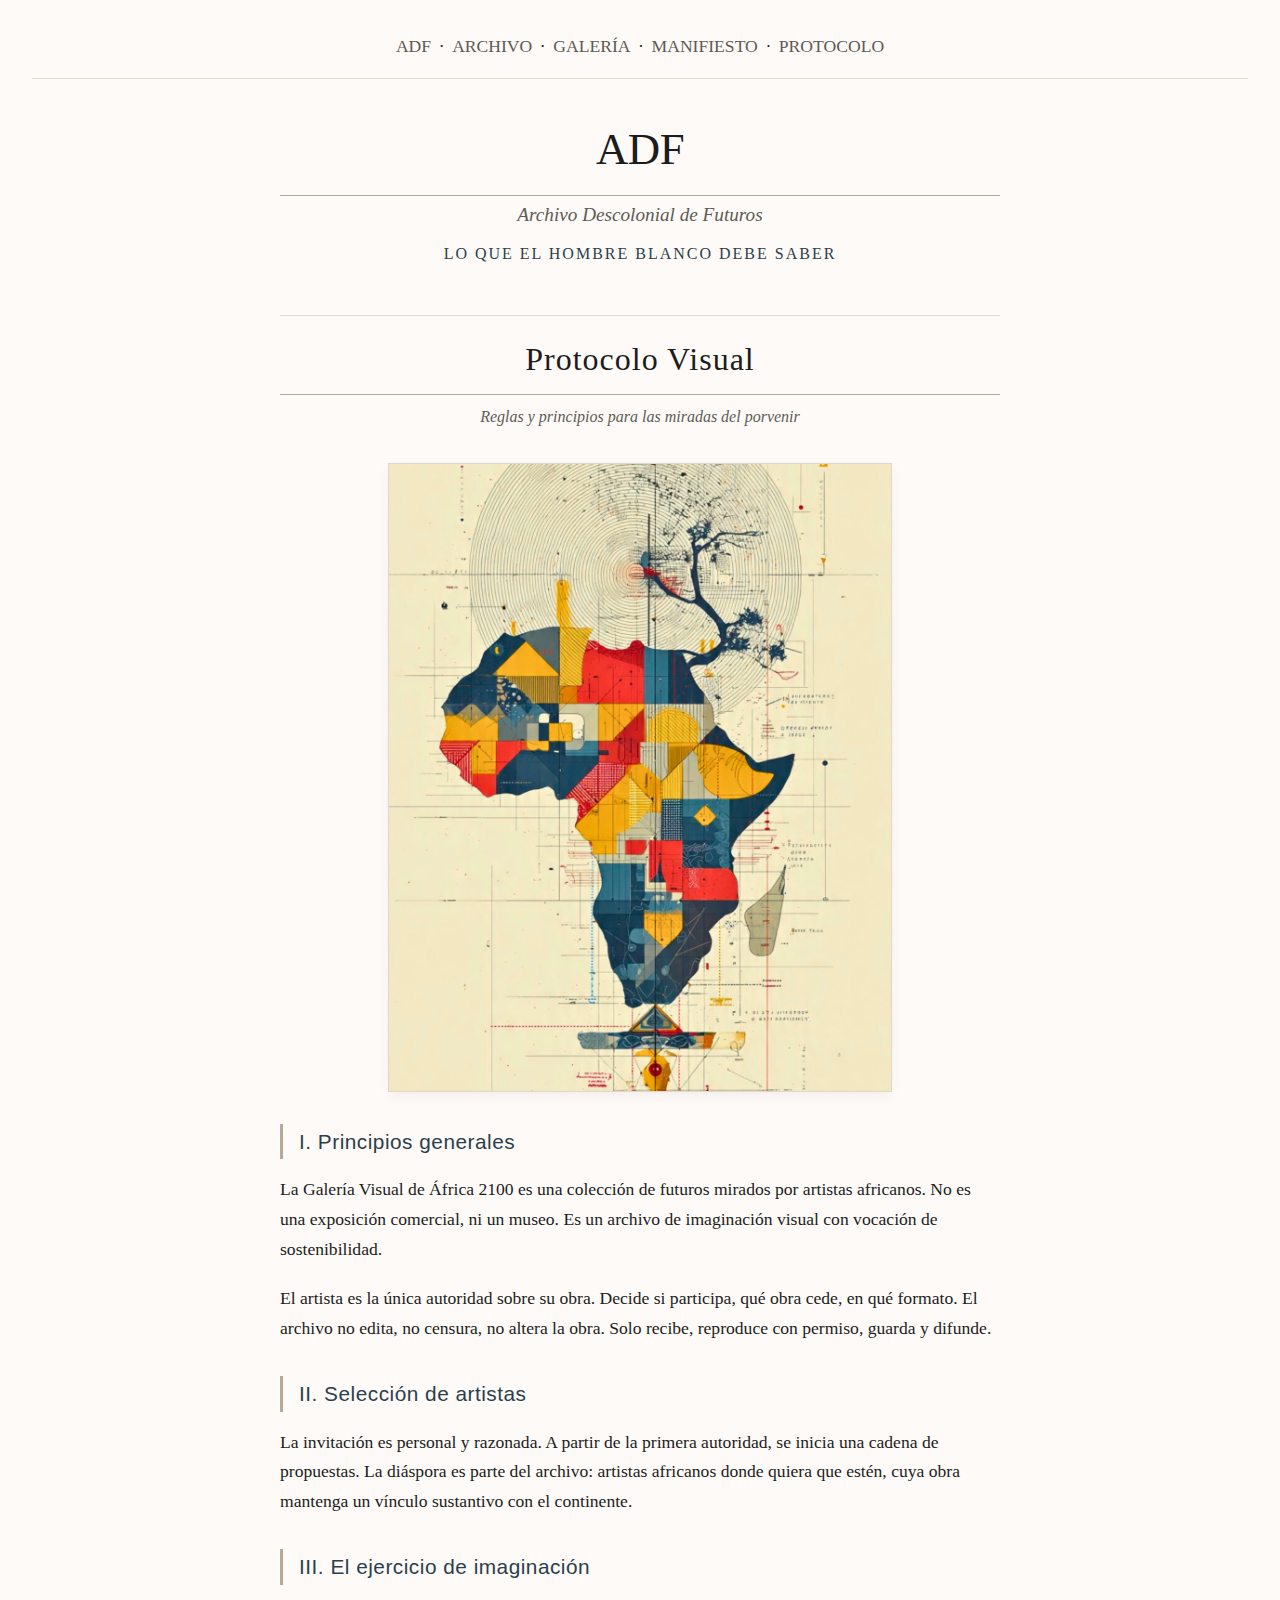
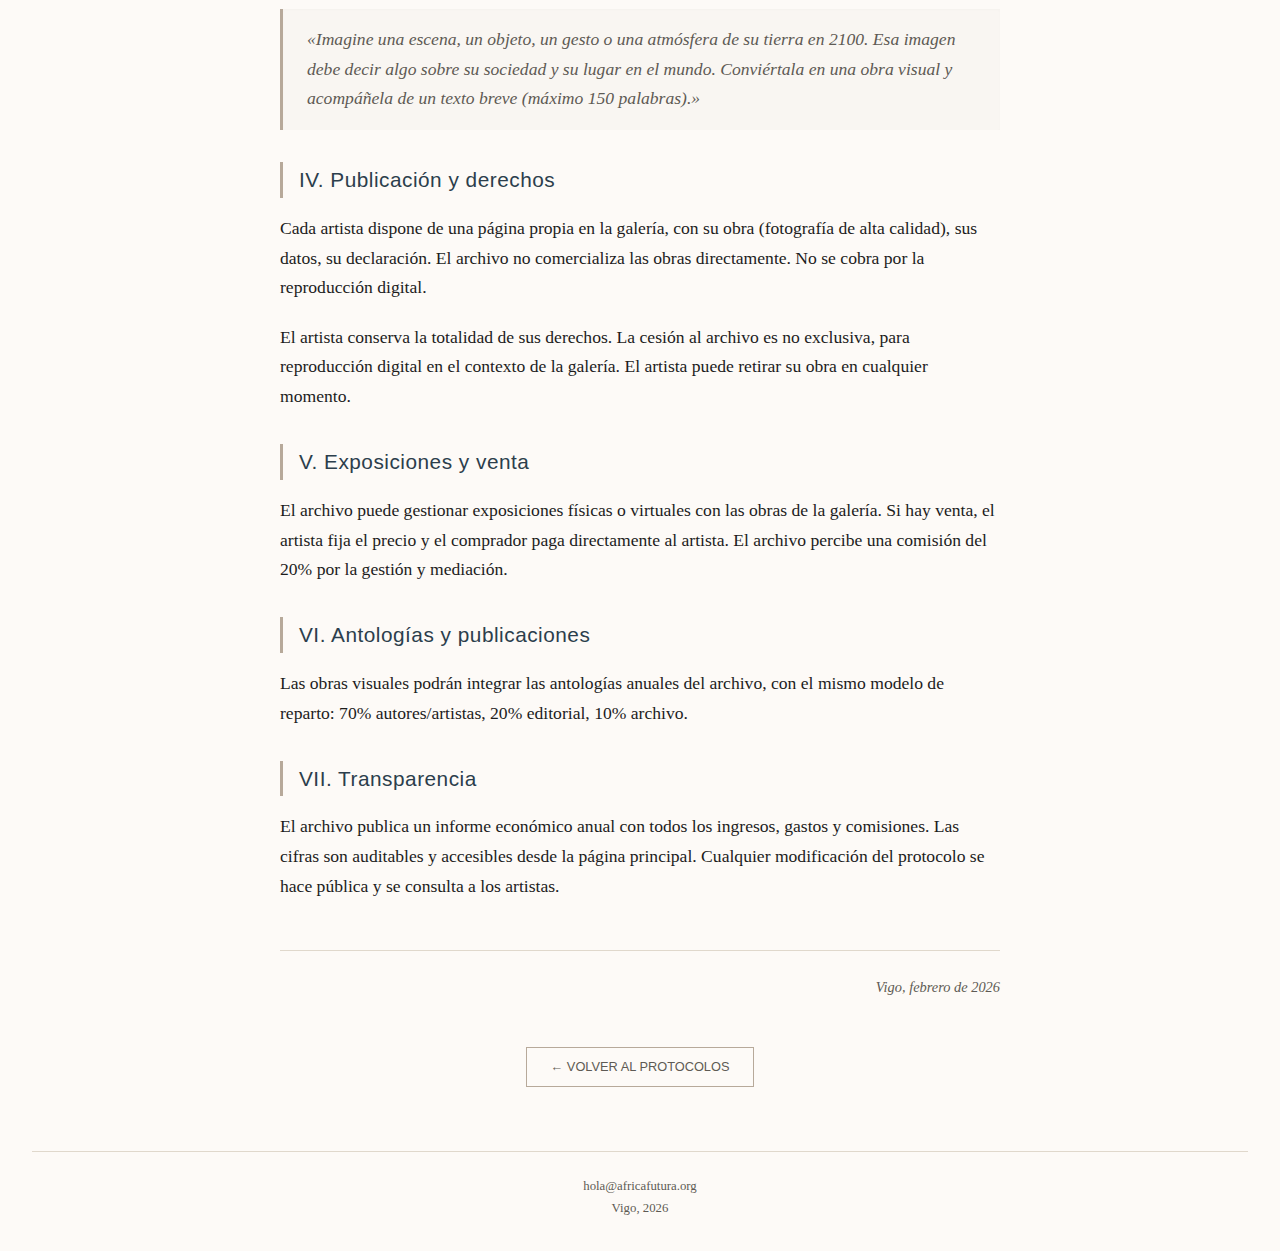
<file: protocolo-visual.html>
<!DOCTYPE html>
<html lang="es">

<head>
    <meta charset="UTF-8">
    <meta name="viewport" content="width=device-width, initial-scale=1.0">
    <title>Protocolo Visual · ADF</title>
    <link rel="stylesheet" href="CSS/estilo.css">
</head>

<body>
    <!-- HEADER -->
    <header class="nav">
        <nav>
            <a href="index.html">ADF</a> ·
            <a href="archivo.html">ARCHIVO</a> ·
            <a href="galeria.html">GALERÍA</a> ·
            <a href="manifiesto.html">MANIFIESTO</a> ·
            <a href="protocolo.html">PROTOCOLO</a>
        </nav>
    </header>

    <div class="contenedor">
        <!-- TÍTULOS PRINCIPALES (CENTRADOS) -->
        <h1>ADF</h1>
        <p class="subtitulo">Archivo Descolonial de Futuros</p>
        <p class="titulo">lo que el hombre blanco debe saber</p>

        <!-- CONTENIDO DEL PROTOCOLO VISUAL -->
        <div class="protocolo">
            <h2>Protocolo Visual</h2>
            <p class="subtitulo-protocolo">Reglas y principios para las miradas del porvenir</p>

            <!-- FOTO OPCIONAL (CENTRADA) -->
            <div class="foto-protocolo">
                <img src="fotos/fotos_protocolo/archivo protocolo visual.PNG" alt="Protocolo Visual">
            </div>

            <h3>I. Principios generales</h3>
            <p>La Galería Visual de África 2100 es una colección de futuros mirados por artistas africanos. No es una
                exposición comercial, ni un museo. Es un archivo de imaginación visual con vocación de sostenibilidad.
            </p>
            <p>El artista es la única autoridad sobre su obra. Decide si participa, qué obra cede, en qué formato. El
                archivo no edita, no censura, no altera la obra. Solo recibe, reproduce con permiso, guarda y difunde.
            </p>

            <h3>II. Selección de artistas</h3>
            <p>La invitación es personal y razonada. A partir de la primera autoridad, se inicia una cadena de
                propuestas. La diáspora es parte del archivo: artistas africanos donde quiera que estén, cuya obra
                mantenga un vínculo sustantivo con el continente.</p>

            <h3>III. El ejercicio de imaginación</h3>
            <p class="cita">«Imagine una escena, un objeto, un gesto o una atmósfera de su tierra en 2100. Esa imagen
                debe decir algo sobre su sociedad y su lugar en el mundo. Conviértala en una obra visual y acompáñela de
                un texto breve (máximo 150 palabras).»</p>

            <h3>IV. Publicación y derechos</h3>
            <p>Cada artista dispone de una página propia en la galería, con su obra (fotografía de alta calidad), sus
                datos, su declaración. El archivo no comercializa las obras directamente. No se cobra por la
                reproducción digital.</p>
            <p>El artista conserva la totalidad de sus derechos. La cesión al archivo es no exclusiva, para reproducción
                digital en el contexto de la galería. El artista puede retirar su obra en cualquier momento.</p>

            <h3>V. Exposiciones y venta</h3>
            <p>El archivo puede gestionar exposiciones físicas o virtuales con las obras de la galería. Si hay venta, el
                artista fija el precio y el comprador paga directamente al artista. El archivo percibe una comisión del
                20% por la gestión y mediación.</p>

            <h3>VI. Antologías y publicaciones</h3>
            <p>Las obras visuales podrán integrar las antologías anuales del archivo, con el mismo modelo de reparto:
                70% autores/artistas, 20% editorial, 10% archivo.</p>

            <h3>VII. Transparencia</h3>
            <p>El archivo publica un informe económico anual con todos los ingresos, gastos y comisiones. Las cifras son
                auditables y accesibles desde la página principal. Cualquier modificación del protocolo se hace pública
                y se consulta a los artistas.</p>

            <p class="firma">Vigo, febrero de 2026</p>
        </div>

        <!-- ENLACE PARA VOLVER A LA GALERÍA -->
        <div class="volver">
            <a href="../protocolo.html" class="btn-volver">← VOLVER AL PROTOCOLOS</a>
        </div>
    </div>

    <!-- FOOTER -->
    <footer class="footer">
        <p><a href="mailto:hola@africafutura.org">hola@africafutura.org</a></p>
        <p>Vigo, 2026</p>
    </footer>
</body>

</html>
</file>
<file: CSS/estilo.css>
/* ESTILO GENERAL - ÁFRICA FUTURA */
/* Archivo Descolonial de Futuros - Lo que el hombre blanco debe saber */

* {
    margin: 0;
    padding: 0;
    box-sizing: border-box;
}

body {
    background-color: #FDFAF7;
    color: #1C1C1C;
    font-family: 'Georgia', 'Times New Roman', serif;
    line-height: 1.7;
    font-size: 1.1rem;
    padding: 2rem;
}

.contenedor {
    max-width: 720px;
    margin: 0 auto;
}

/* TÍTULOS - TRES NIVELES */
h1 {
    font-size: 2.8rem;
    font-weight: 400;
    letter-spacing: -0.5px;
    margin-bottom: 0.2rem;
    border-bottom: 1px solid #B7A99A;
    padding-bottom: 0.5rem;
    text-align: center;
}

.subtitulo {
    font-size: 1.2rem;
    font-style: italic;
    color: #5E5A54;
    margin-bottom: 0.5rem;
    text-align: center;
}

.titulo {
    font-size: 1rem;
    text-transform: uppercase;
    letter-spacing: 2px;
    color: #2C3E4C;
    margin-bottom: 3rem;
    text-align: center;
}

/* RESUMEN EJECUTIVO */
.resumen {
    margin-bottom: 3rem;
    text-align: center;
}

.resumen p {
    margin-bottom: 0.5rem;
}

/* TARJETAS DE ACCESO (MANIFIESTO, PROTOCOLO, ARCHIVO, GALERÍA) */
.tarjetas {
    display: grid;
    grid-template-columns: repeat(4, 1fr);
    gap: 1.5rem;
    margin: 3rem 0;
}

.tarjeta {
    display: block;
    text-decoration: none;
    color: inherit;
    background: white;
    border: 1px solid #E0D8CC;
    transition: transform 0.3s ease, box-shadow 0.3s ease;
    position: relative;
    top: 0;
}

.tarjeta:hover {
    transform: translateY(-5px);
    box-shadow: 0 10px 20px rgba(0, 0, 0, 0.1);
    border-color: #B7A99A;
}

.tarjeta-imagen {
    width: 100%;
    aspect-ratio: 4 / 3;
    background-size: cover;
    background-position: center;
    background-color: #F0E8DD;
}

.tarjeta-titulo {
    padding: 0.8rem;
    text-align: center;
    font-family: 'Inter', 'Helvetica Neue', sans-serif;
    font-size: 0.9rem;
    font-weight: 500;
    text-transform: uppercase;
    letter-spacing: 2px;
    border-top: 1px solid #E0D8CC;
}

/* FORMULARIO DE CONTACTO */
.formulario {
    margin: 4rem 0;
    border-top: 1px solid #E0D8CC;
    padding-top: 2rem;
}

.formulario h3 {
    font-family: 'Inter', 'Helvetica Neue', sans-serif;
    font-size: 0.8rem;
    text-transform: uppercase;
    letter-spacing: 2px;
    color: #2C3E4C;
    margin-bottom: 0.5rem;
}

.formulario p {
    font-size: 0.9rem;
    color: #5E5A54;
    margin-bottom: 1.5rem;
}

.formulario input,
.formulario textarea {
    width: 100%;
    padding: 0.8rem;
    margin-bottom: 1rem;
    border: 1px solid #010100;
    background: white;
    font-family: 'Georgia', serif;
    font-size: 0.95rem;
    border-radius: 0;
    -webkit-appearance: none;
}

.formulario input:focus,
.formulario textarea:focus {
    outline: none;
    border-color: #2C3E4C;
}

.formulario button {
    background: none;
    border: 1px solid #2C3E4C;
    color: #2C3E4C;
    padding: 0.6rem 1.8rem;
    font-family: 'Inter', 'Helvetica Neue', sans-serif;
    font-size: 0.8rem;
    font-weight: 500;
    text-transform: uppercase;
    letter-spacing: 2px;
    cursor: pointer;
    transition: 0.2s;
}

.formulario button:hover {
    background: #2C3E4C;
    color: white;
}

/* CONTADOR DE VOCES */
.contador {
    margin: 2rem 0;
    font-size: 0.9rem;
    color: #5E5A54;
    text-align: center;
}

/* PIE DE PÁGINA */
.footer {
    margin-top: 4rem;
    text-align: center;
    border-top: 1px solid #E0D8CC;
    padding-top: 1.5rem;
    font-size: 0.8rem;
    color: #5E5A54;
}

.footer a {
    color: #5E5A54;
    text-decoration: none;
    border-bottom: 1px solid transparent;
}

.footer a:hover {
    border-bottom-color: #0b0602;
}

/* RESPONSIVE - MÓVILES Y TABLETS */
@media (max-width: 600px) {
    body {
        padding: 1rem;
    }

    h1 {
        font-size: 2.2rem;
    }

    .tarjetas {
        grid-template-columns: repeat(2, 1fr);
        gap: 1rem;
    }
}

/* SECCIÓN DE NOVEDADES */
.novedades {
    margin: 2rem 0 3rem 0;
    border-top: 1px solid #080502;
    padding-top: 2rem;
}

.novedades h3 {
    font-family: 'Inter', 'Helvetica Neue', sans-serif;
    font-size: 0.7rem;
    text-transform: uppercase;
    letter-spacing: 3px;
    color: #5E5A54;
    margin-bottom: 1rem;
}

/* La tarjeta de novedades puede ser igual a las otras */
/* pero le damos un borde distintivo o un color sutil */
.tarjeta.novedad {
    border: 1px solid #080200;
    /* un poco más oscuro */
}

.tarjeta.novedad .tarjeta-titulo {
    background-color: #f6f5f5;
    /* un fondo muy sutil */
}

.tarjeta.novedad .tarjeta-titulo .nombre {
    font-weight: 600;
    color: #2C3E4C;
}

.tarjeta.novedad .tarjeta-titulo .obra {
    font-weight: 400;
    font-style: italic;
    font-size: 0.8rem;
    color: #5E5A54;
}

/* ESTILOS PARA LA IMAGEN DE LAS TARJETAS */
.tarjeta-imagen {
    width: 100%;
    /* Ocupa todo el ancho de la tarjeta */
    aspect-ratio: 4 / 3;
    /* Proporción: más ancha que alta */
    background-size: cover;
    /* La imagen llena el cuadro (puedes cambiarlo después) */
    background-position: center;
    /* Centrada */
    background-color: #e3e2e2;
    /* Color de fondo mientras carga */
}

/* VERSIÓN ESPECIAL PARA LA IMAGEN DE NOVEDADES (VERTICAL) */
.novedad-imagen {
    background-size: contain !important;
    /* Imagen completa, con espacios */
    background-repeat: no-repeat !important;
    background-position: center;
    background-color: #ca3504;
    /* Fondo del color de la web */
}

/* PÁGINA DE MANIFIESTO */
.manifiesto {
    margin-top: 2rem;
    padding-top: 1rem;
    border-top: 1px solid #E0D8CC;
}

.manifiesto h2 {
    font-size: 2rem;
    font-weight: 400;
    margin-bottom: 2rem;
    letter-spacing: 1px;
    border-bottom: 1px solid #B7A99A;
    padding-bottom: 0.5rem;
    text-align: center;
}

.manifiesto h3 {
    font-size: 1.5rem;
    font-weight: 400;
    margin: 2rem 0 1rem;
    color: #2C3E4C;
}

.manifiesto p {
    margin-bottom: 1.5rem;
    line-height: 1.8;
}

.manifiesto p.cita {
    font-style: italic;
    border-left: 3px solid #B7A99A;
    padding-left: 1.5rem;
    margin: 1.5rem 0;
    color: #5E5A54;
}

.manifiesto hr {
    border: none;
    border-top: 1px solid #E0D8CC;
    margin: 2rem 0;
}

.manifiesto .firma {
    text-align: right;
    font-style: italic;
    color: #5E5A54;
}

/* HEADER (si no lo tenías) */
.nav {
    text-align: center;
    margin-bottom: 2rem;
    padding-bottom: 1rem;
    border-bottom: 1px solid #E0D8CC;
}

.nav a {
    text-decoration: none;
    color: #5E5A54;
    margin: 0 0.2rem;
}

.nav a:hover {
    color: #2C3E4C;
    border-bottom: 1px solid #2C3E4C;
}

/* BANNERS DENTRO DEL MANIFIESTO */
.banner-manifiesto {
    margin: 2.5rem 0;
    text-align: center;
    border-top: 1px solid #E0D8CC;
    border-bottom: 1px solid #E0D8CC;
    padding: 1.5rem 0;
    background-color: #F9F6F2;
    /* fondo muy sutil para destacar */
}

.banner-manifiesto img {
    max-width: 100%;
    height: auto;
    display: block;
    margin: 0 auto 1rem auto;
    border: 1px solid #E0D8CC;
    box-shadow: 0 4px 12px rgba(0, 0, 0, 0.05);
}

.banner-manifiesto .pie-imagen {
    font-size: 0.8rem;
    color: #5E5A54;
    font-style: italic;
    margin: 0;
    letter-spacing: 0.3px;
}

/* Para pantallas pequeñas */
@media (max-width: 600px) {
    .banner-manifiesto {
        margin: 1.5rem 0;
        padding: 1rem 0;
    }
}

/* PÁGINA DE PROTOCOLOS (INDEX) */
.presentacion-protocolos {
    margin: 2rem 0 3rem 0;
    text-align: center;
    border-top: 1px solid #E0D8CC;
    padding-top: 2rem;
}

.presentacion-protocolos h2 {
    font-size: 1.8rem;
    font-weight: 400;
    margin-bottom: 1rem;
    color: #2C3E4C;
}

.presentacion-protocolos p {
    max-width: 600px;
    margin: 0 auto 1rem auto;
    color: #5E5A54;
    font-size: 1rem;
    line-height: 1.6;
}

/* GRID DE TARJETAS DE PROTOCOLOS */
.protocolos-grid {
    display: grid;
    grid-template-columns: 1fr 1fr;
    gap: 2rem;
    margin: 3rem 0;
}

/* TARJETA DE PROTOCOLO */
.tarjeta-protocolo {
    display: block;
    text-decoration: none;
    color: inherit;
    background: white;
    border: 1px solid #E0D8CC;
    transition: transform 0.3s ease, box-shadow 0.3s ease;
    position: relative;
    top: 0;
    overflow: hidden;
}

.tarjeta-protocolo:hover {
    transform: translateY(-5px);
    box-shadow: 0 10px 20px rgba(0, 0, 0, 0.1);
    border-color: #B7A99A;
}

.tarjeta-protocolo-imagen {
    width: 100%;
    height: 200px;
    background-size: cover;
    background-position: center;
    background-color: #F0E8DD;
    border-bottom: 1px solid #E0D8CC;
}

.tarjeta-protocolo-contenido {
    padding: 1.5rem;
}

.tarjeta-protocolo-contenido h3 {
    font-family: 'Inter', 'Helvetica Neue', sans-serif;
    font-size: 1rem;
    font-weight: 600;
    letter-spacing: 2px;
    margin-bottom: 1rem;
    color: #2C3E4C;
}

.tarjeta-protocolo-contenido p {
    font-size: 0.9rem;
    line-height: 1.6;
    color: #5E5A54;
    margin-bottom: 1.5rem;
}

.boton-protocolo {
    display: inline-block;
    font-family: 'Inter', 'Helvetica Neue', sans-serif;
    font-size: 0.8rem;
    font-weight: 500;
    letter-spacing: 1px;
    color: #2C3E4C;
    border-bottom: 1px solid #B7A99A;
    padding-bottom: 0.2rem;
}

.tarjeta-protocolo:hover .boton-protocolo {
    color: #000;
    border-bottom-color: #2C3E4C;
}

/* RESPONSIVE */
@media (max-width: 600px) {
    .protocolos-grid {
        grid-template-columns: 1fr;
        gap: 1.5rem;
    }
}

/* ===== PÁGINAS DE PROTOCOLO ===== */
/* Estilos compartidos para protocolo-literario.html y protocolo-visual.html */

.protocolo {
    margin-top: 2rem;
    padding-top: 1rem;
    border-top: 1px solid #E0D8CC;
}

/* Título principal de la página */
.protocolo h2 {
    font-size: 2rem;
    font-weight: 400;
    margin-bottom: 0.5rem;
    letter-spacing: 1px;
    border-bottom: 1px solid #B7A99A;
    padding-bottom: 0.5rem;
    text-align: center;
    font-family: 'Georgia', 'Times New Roman', serif;
    color: #1C1C1C;
}

/* Subtítulo (debajo del h2) */
.protocolo .subtitulo-protocolo {
    font-size: 1rem;
    font-style: italic;
    color: #5E5A54;
    text-align: center;
    margin-bottom: 2rem;
    font-family: 'Georgia', 'Times New Roman', serif;
}

/* Títulos de cada sección (I, II, III...) */
.protocolo h3 {
    font-size: 1.3rem;
    font-weight: 400;
    margin: 2rem 0 1rem;
    color: #2C3E4C;
    border-left: 3px solid #B7A99A;
    padding-left: 1rem;
    font-family: 'Inter', 'Helvetica Neue', sans-serif;
    letter-spacing: 0.5px;
}

/* Párrafos normales */
.protocolo p {
    margin-bottom: 1.2rem;
    line-height: 1.7;
    font-family: 'Georgia', 'Times New Roman', serif;
    color: #1C1C1C;
}

/* Citas (el ejercicio de imaginación) */
.protocolo p.cita {
    font-style: italic;
    border-left: 3px solid #B7A99A;
    padding-left: 1.5rem;
    margin: 1.5rem 0;
    color: #5E5A54;
    background-color: #F9F6F2;
    padding: 1rem 1.5rem;
    font-family: 'Georgia', 'Times New Roman', serif;
    border-radius: 0;
    box-shadow: inset 0 1px 3px rgba(0, 0, 0, 0.02);
}

/* Firma al final */
.protocolo .firma {
    text-align: right;
    font-style: italic;
    color: #5E5A54;
    margin-top: 3rem;
    font-size: 0.9rem;
    border-top: 1px solid #E0D8CC;
    padding-top: 1.5rem;
}

/* Banner opcional dentro del protocolo */
.foto-protocolo {
    margin: 2rem 0;
    text-align: center;
}

.foto-protocolo img {
    width: 70%;
    max-width: 100%;
    height: auto;
    border: 1px solid #E0D8CC;
    box-shadow: 0 4px 12px rgba(0, 0, 0, 0.05);
    display: block;
    margin: auto;
}

/* Separador fino (opcional, si quieres usarlo) */
.protocolo hr {
    border: none;
    border-top: 1px solid #E0D8CC;
    margin: 2rem 0;
}

/* Responsive para móviles */
@media (max-width: 600px) {
    .protocolo h2 {
        font-size: 1.6rem;
    }

    .protocolo h3 {
        font-size: 1.2rem;
        padding-left: 0.8rem;
    }

    .protocolo p.cita {
        padding: 0.8rem 1rem;
        margin: 1rem 0;
    }
}

/* ===== GALERÍA DE AUTORES ===== */

/* Introducción */
.intro-galeria {
    margin: 2rem 0 3rem 0;
    text-align: center;
    max-width: 600px;
    margin-left: auto;
    margin-right: auto;
    color: #5E5A54;
    font-style: italic;
    border-top: 1px solid #E0D8CC;
    padding-top: 2rem;
}

/* Grid de autores */
.grid-autores {
    display: grid;
    grid-template-columns: repeat(3, 1fr);
    gap: 2rem;
    margin: 2rem 0;
}

/* Tarjeta de autor */
.tarjeta-autor {
    display: block;
    text-decoration: none;
    color: inherit;
    background: white;
    border: 1px solid #E0D8CC;
    transition: transform 0.3s ease, box-shadow 0.3s ease;
    text-align: center;
    padding: 1.5rem 1rem;
}

.tarjeta-autor:hover {
    transform: translateY(-5px);
    box-shadow: 0 10px 20px rgba(0, 0, 0, 0.1);
    border-color: #B7A99A;
}

/* Foto del autor */
.foto-autor {
    width: 150px;
    height: 150px;
    margin: 0 auto 1rem auto;
    border-radius: 50%;
    overflow: hidden;
    border: 2px solid #E0D8CC;
}

.foto-autor img {
    width: 100%;
    height: 100%;
    object-fit: cover;
    display: block;
}

/* Placeholder (autores futuros) */
.tarjeta-autor.placeholder .foto-autor {
    background-color: #F0E8DD;
    border: 2px dashed #B7A99A;
}

.tarjeta-autor.placeholder .foto-autor img {
    opacity: 0.3;
}

/* Información del autor */
.info-autor h3 {
    font-size: 1.1rem;
    margin-bottom: 0.3rem;
    font-weight: 500;
    color: #2C3E4C;
}

.info-autor .pais {
    font-size: 0.9rem;
    color: #5E5A54;
    margin-bottom: 0.2rem;
}

.info-autor .anio {
    font-size: 0.8rem;
    color: #B7A99A;
    font-style: italic;
}

/* Pie de galería */
.pie-galeria {
    margin: 3rem 0;
    text-align: center;
    color: #5E5A54;
    font-style: italic;
    border-top: 1px solid #E0D8CC;
    padding-top: 2rem;
}

/* Responsive */
@media (max-width: 800px) {
    .grid-autores {
        grid-template-columns: repeat(2, 1fr);
        gap: 1.5rem;
    }
}

@media (max-width: 500px) {
    .grid-autores {
        grid-template-columns: 1fr;
    }

    .foto-autor {
        width: 120px;
        height: 120px;
    }
}

/* ===== GALERÍA VISUAL ===== */
.intro-galeria {
    margin: 2rem 0 3rem 0;
    text-align: center;
    max-width: 600px;
    margin-left: auto;
    margin-right: auto;
    color: #5E5A54;
    font-style: italic;
    border-top: 1px solid #E0D8CC;
    padding-top: 2rem;
}

.pie-galeria {
    margin: 3rem 0;
    text-align: center;
    color: #5E5A54;
    font-style: italic;
    border-top: 1px solid #E0D8CC;
    padding-top: 2rem;
}

/* ===== PÁGINA INDIVIDUAL DE ARTISTA VISUAL ===== */

/* Foto del artista (retrato) */
.foto-artista-individual {
    margin: 2rem auto 1.5rem auto;
    text-align: center;
    max-width: 250px;
}

.foto-artista-individual img {
    width: 100%;
    height: auto;
    border-radius: 50%;
    border: 2px solid #E0D8CC;
    box-shadow: 0 4px 12px rgba(0, 0, 0, 0.05);
}

/* Nombre y país */
.nombre-artista {
    font-size: 2rem;
    font-weight: 400;
    text-align: center;
    margin-bottom: 0.3rem;
    color: #1C1C1C;
}

.pais-artista {
    text-align: center;
    font-size: 1rem;
    color: #5E5A54;
    font-style: italic;
    margin-bottom: 2rem;
    border-bottom: 1px solid #E0D8CC;
    padding-bottom: 1rem;
}

/* Frase / declaración del artista */
.frase-artista {
    max-width: 600px;
    margin: 2rem auto;
    text-align: center;
    font-size: 1.1rem;
    font-style: italic;
    color: #2C3E4C;
    border-top: 1px solid #E0D8CC;
    border-bottom: 1px solid #E0D8CC;
    padding: 1.5rem 0;
}

/* Biografía */
.bio-artista {
    margin: 2rem 0;
}

.bio-artista h3 {
    font-size: 1.3rem;
    font-weight: 400;
    margin-bottom: 1rem;
    color: #2C3E4C;
    border-left: 3px solid #B7A99A;
    padding-left: 1rem;
}

.bio-artista p {
    margin-bottom: 1rem;
    line-height: 1.7;
}

/* Sección de obras */
.obras-artista {
    margin: 3rem 0;
    border-top: 1px solid #E0D8CC;
    padding-top: 2rem;
}

.obras-artista h3 {
    font-size: 1.3rem;
    font-weight: 400;
    margin-bottom: 1.5rem;
    color: #2C3E4C;
}

.obra-item {
    background-color: #F9F6F2;
    padding: 1.5rem;
    margin-bottom: 2rem;
    border: 1px solid #E0D8CC;
}

.obra-item h4 {
    font-size: 1.2rem;
    margin-bottom: 0.3rem;
    color: #1C1C1C;
}

.obra-metadata {
    font-size: 0.9rem;
    color: #5E5A54;
    font-style: italic;
    margin-bottom: 1rem;
    border-bottom: 1px solid #E0D8CC;
    padding-bottom: 0.5rem;
}

.obra-imagen {
    width: 100%;
    height: 250px;
    overflow: hidden;
    margin: 1rem 0;
    border: 1px solid #E0D8CC;
    box-shadow: 0 4px 12px rgba (0, 0, 0, 0.05);
    text-align: center;
}

.obra-imagen img {
    width: 100%;
    height: 100%;
    object-fit: cover;
    object-position: center;
    display: block;
}

.obra-descripcion {
    font-size: 0.95rem;
    color: #5E5A54;
    margin-bottom: 1rem;
    line-height: 1.6;
}

.obra-acciones {
    display: flex;
    gap: 1rem;
    flex-wrap: wrap;
    justify-content: center;
    margin-top: 1rem;
}

.boton-obra {
    display: inline-block;
    padding: 0.5rem 1.2rem;
    background-color: transparent;
    border: 1px solid #2C3E4C;
    color: #2C3E4C;
    font-family: 'Inter', sans-serif;
    font-size: 0.7rem;
    font-weight: 500;
    text-transform: uppercase;
    letter-spacing: 1px;
    text-decoration: none;
    transition: all 0.3s ease;
}

.boton-obra:hover {
    background-color: #2C3E4C;
    color: white;
}

/* Nota del director */
.nota-director {
    margin: 3rem 0;
    border-top: 1px solid #E0D8CC;
    padding-top: 2rem;
    font-style: italic;
    color: #5E5A54;
}

.nota-director h3 {
    font-size: 1.1rem;
    font-weight: 400;
    margin-bottom: 1rem;
    color: #2C3E4C;
    font-style: normal;
}

.firma-nota {
    text-align: right;
    margin-top: 1rem;
    font-style: normal;
}

/* Botón volver */
.volver {
    text-align: center;
    margin: 3rem 0;
}

.btn-volver {
    display: inline-block;
    padding: 0.5rem 1.5rem;
    background-color: transparent;
    border: 1px solid #B7A99A;
    color: #5E5A54;
    font-family: 'Inter', sans-serif;
    font-size: 0.8rem;
    text-decoration: none;
    transition: all 0.3s ease;
}

.btn-volver:hover {
    background-color: #B7A99A;
    color: white;
}

/* Responsive */
@media (max-width: 600px) {
    .foto-artista-individual {
        max-width: 180px;
    }

    .nombre-artista {
        font-size: 1.6rem;
    }

    .obra-acciones {
        flex-direction: column;
    }

    .boton-obra {
        width: 100%;
        text-align: center;
    }
}
</file>
